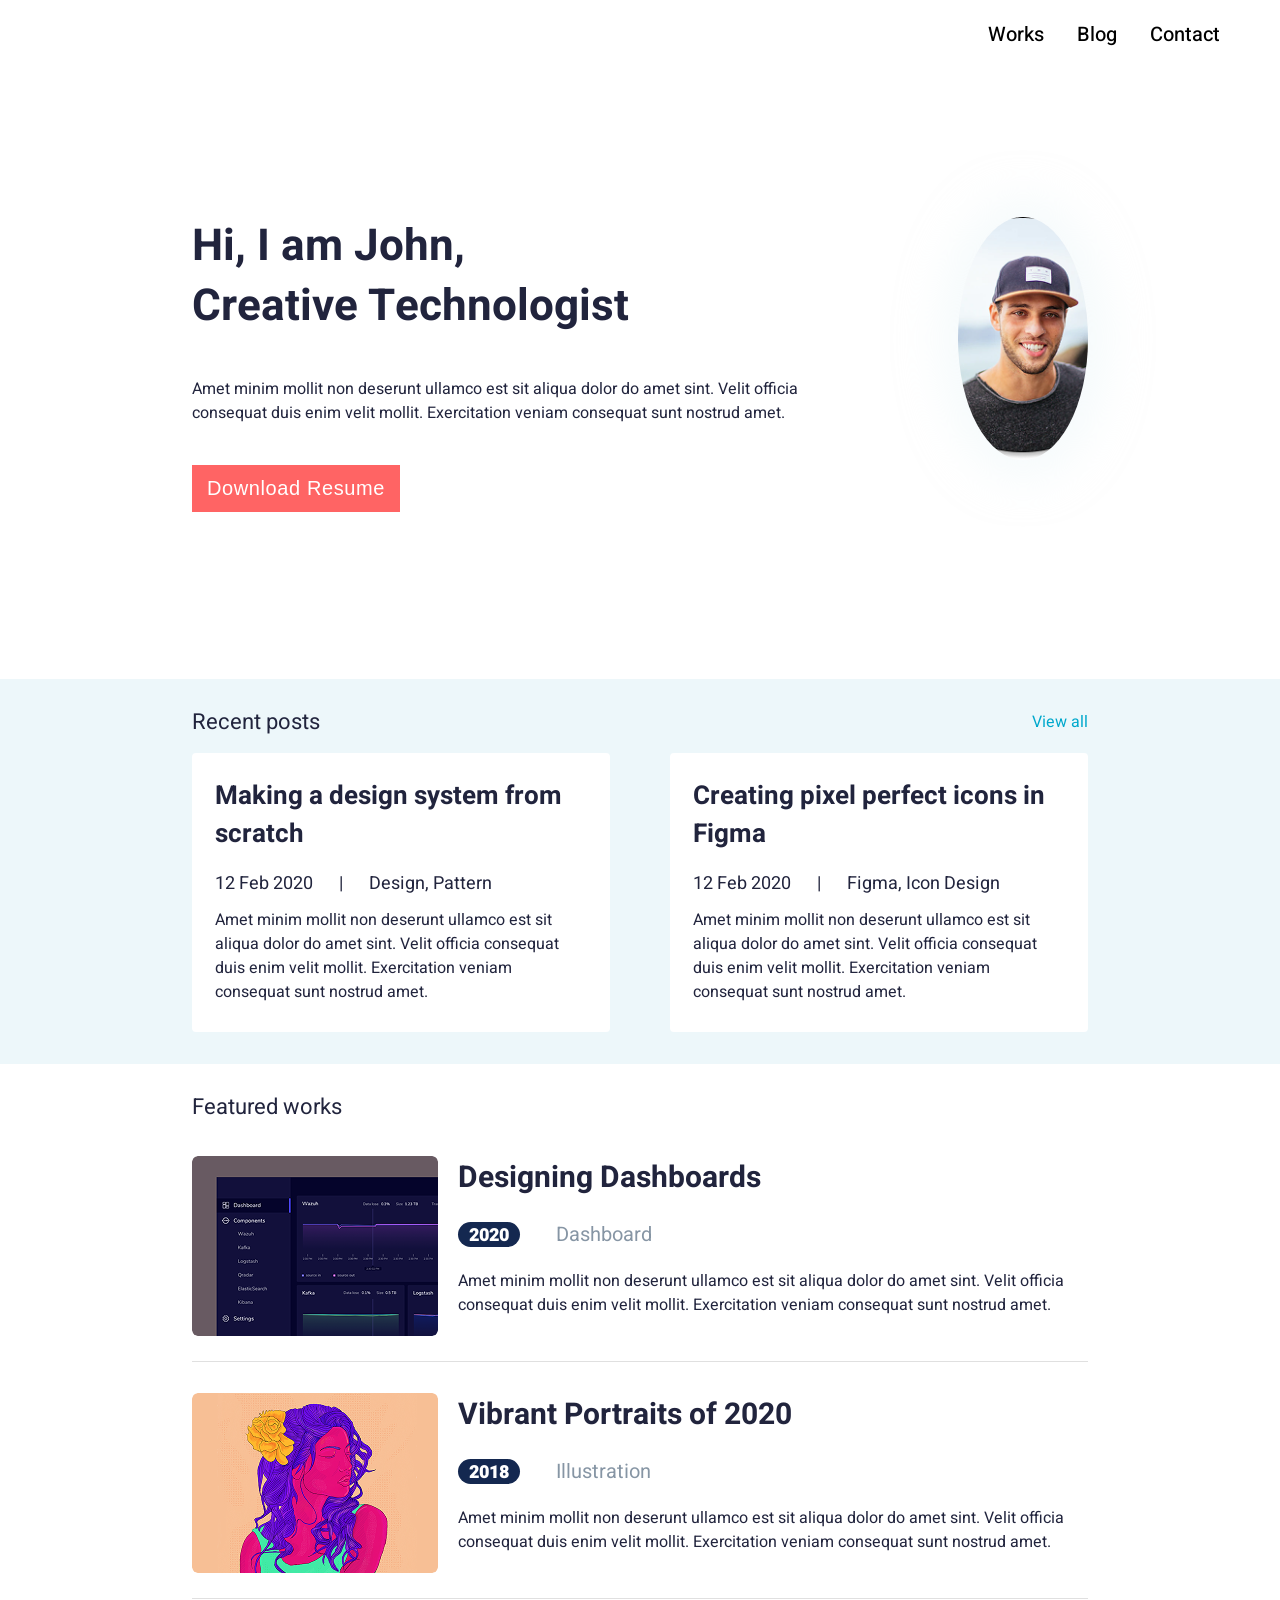
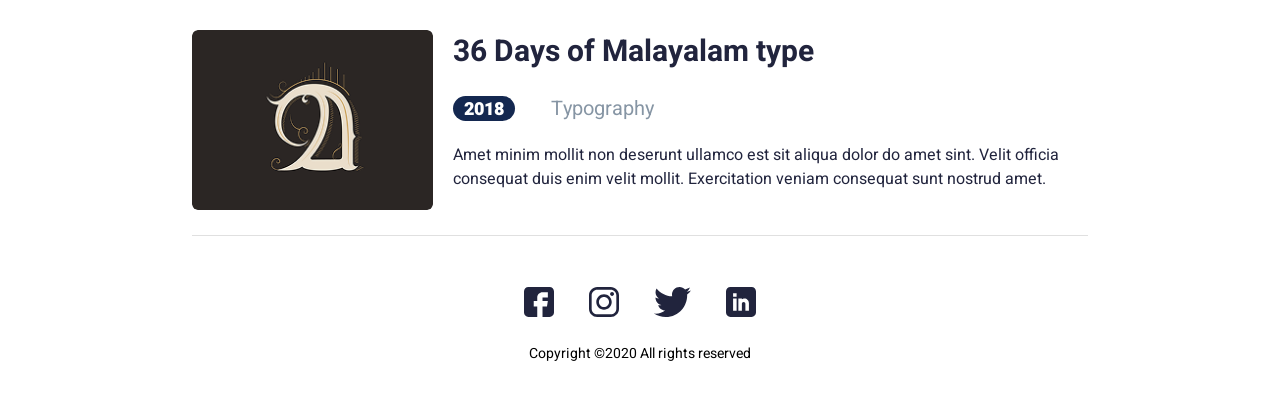
<file: index.html>
<html lang="es">
  <head>
    <meta charset="UTF-8" />
    <meta name="viewport" content="width=device-width, initial-scale=1.0" />
    <title>Landing Page</title>
    <link rel="preconnect" href="https://fonts.googleapis.com" />
    <link rel="preconnect" href="https://fonts.gstatic.com" crossorigin />
    <link
      href="https://fonts.googleapis.com/css2?family=Heebo:wght@100..900&display=swap"
      rel="stylesheet"
    />
    <link rel="stylesheet" href="style.css" />
  </head>
  <body>
    <header>
      <nav class="nav">
        <a href="pages/works.html">Works</a>
        <a href="pages/blog.html">Blog</a>
        <a href="#">Contact</a>
      </nav>
      <div class="hero container">
        <div class="hero-content">
          <div class="hero-content-left">
            <h1>
              Hi, I am John, <br />
              Creative Technologist
            </h1>
            <p>
              Amet minim mollit non deserunt ullamco est sit aliqua dolor do
              amet sint. Velit officia consequat duis enim velit mollit.
              Exercitation veniam consequat sunt nostrud amet.
            </p>
            <button>Download Resume</button>
          </div>
          <div class="hero-content-right">
            <img src="img/hero.png" alt="Hero Image" />
          </div>
        </div>
      </div>
    </header>
    <main>
      <section class="blog">
        <div class="container">
          <div class="blog-inf">
            <p>Recent posts</p>
            <a href="pages/blog.html">View all</a>
          </div>
          <div class="blog-cards">
            <div class="card">
              <h3 class="card-tittle">Making a design system from scratch</h3>
              <div class="card-info">
                <p>12 Feb 2020</p>
                <p>|</p>
                <p>Design, Pattern</p>
              </div>
              <p class="card-description">
                Amet minim mollit non deserunt ullamco est sit aliqua dolor do
                amet sint. Velit officia consequat duis enim velit mollit.
                Exercitation veniam consequat sunt nostrud amet.
              </p>
            </div>
            <div class="card">
              <h3 class="card-tittle">Creating pixel perfect icons in Figma</h3>
              <div class="card-info">
                <p>12 Feb 2020</p>
                <p>|</p>
                <p>Figma, Icon Design</p>
              </div>
              <p class="card-description">
                Amet minim mollit non deserunt ullamco est sit aliqua dolor do
                amet sint. Velit officia consequat duis enim velit mollit.
                Exercitation veniam consequat sunt nostrud amet.
              </p>
            </div>
          </div>
        </div>
      </section>
      <section>
        <div class="container">
          <p class="work-tittle">Featured works</p>
          <div class="works-cards">
            <div class="work-card">
              <img
                src="img/Rectangle_30.png"
                alt="First Work"
                class="work-card-img"
              />
              <div class="work-card-inf">
                <h3 class="work-card-tittle">Designing Dashboards</h3>
                <div class="work-card-date">
                  <span>2020</span>
                  <p>Dashboard</p>
                </div>
                <p class="work-card-description">
                  Amet minim mollit non deserunt ullamco est sit aliqua dolor do
                  amet sint. Velit officia consequat duis enim velit mollit.
                  Exercitation veniam consequat sunt nostrud amet.
                </p>
              </div>
            </div>
            <div class="work-card">
              <img
                src="img/Rectangle_32.png"
                alt="Second Work"
                class="work-card-img"
              />
              <div class="work-card-inf">
                <h3 class="work-card-tittle">Vibrant Portraits of 2020</h3>
                <div class="work-card-date">
                  <span>2018</span>
                  <p>Illustration</p>
                </div>
                <p class="work-card-description">
                  Amet minim mollit non deserunt ullamco est sit aliqua dolor do
                  amet sint. Velit officia consequat duis enim velit mollit.
                  Exercitation veniam consequat sunt nostrud amet.
                </p>
              </div>
            </div>
            <div class="work-card">
              <img
                src="img/Rectangle_34.png"
                alt="Thirty Work"
                class="work-card-img"
              />
              <div class="work-card-inf">
                <h3 class="work-card-tittle">36 Days of Malayalam type</h3>
                <div class="work-card-date">
                  <span>2018</span>
                  <p>Typography</p>
                </div>
                <p class="work-card-description">
                  Amet minim mollit non deserunt ullamco est sit aliqua dolor do
                  amet sint. Velit officia consequat duis enim velit mollit.
                  Exercitation veniam consequat sunt nostrud amet.
                </p>
              </div>
            </div>
          </div>
        </div>
      </section>
    </main>
    <footer>
      <div class="footer-icons">
        <a target="_blank" href="https://www.facebook.com"
          ><img src="img/fb.svg" alt="Facebook"
        /></a>
        <a target="_blank" href="https://www.instagram.com"
          ><img src="img/insta.svg" alt="Instagram"
        /></a>
        <a target="_blank" href="https://x.com/"
          ><img src="img/Group.svg" alt="Twitter/X"
        /></a>
        <a target="_blank" href="https://mx.linkedin.com"
          ><img src="img/Linkedin.svg" alt="Linkedin"
        /></a>
      </div>
      <p class="footer-text">Copyright ©2020 All rights reserved</p>
    </footer>
  </body>
</html>
</file>
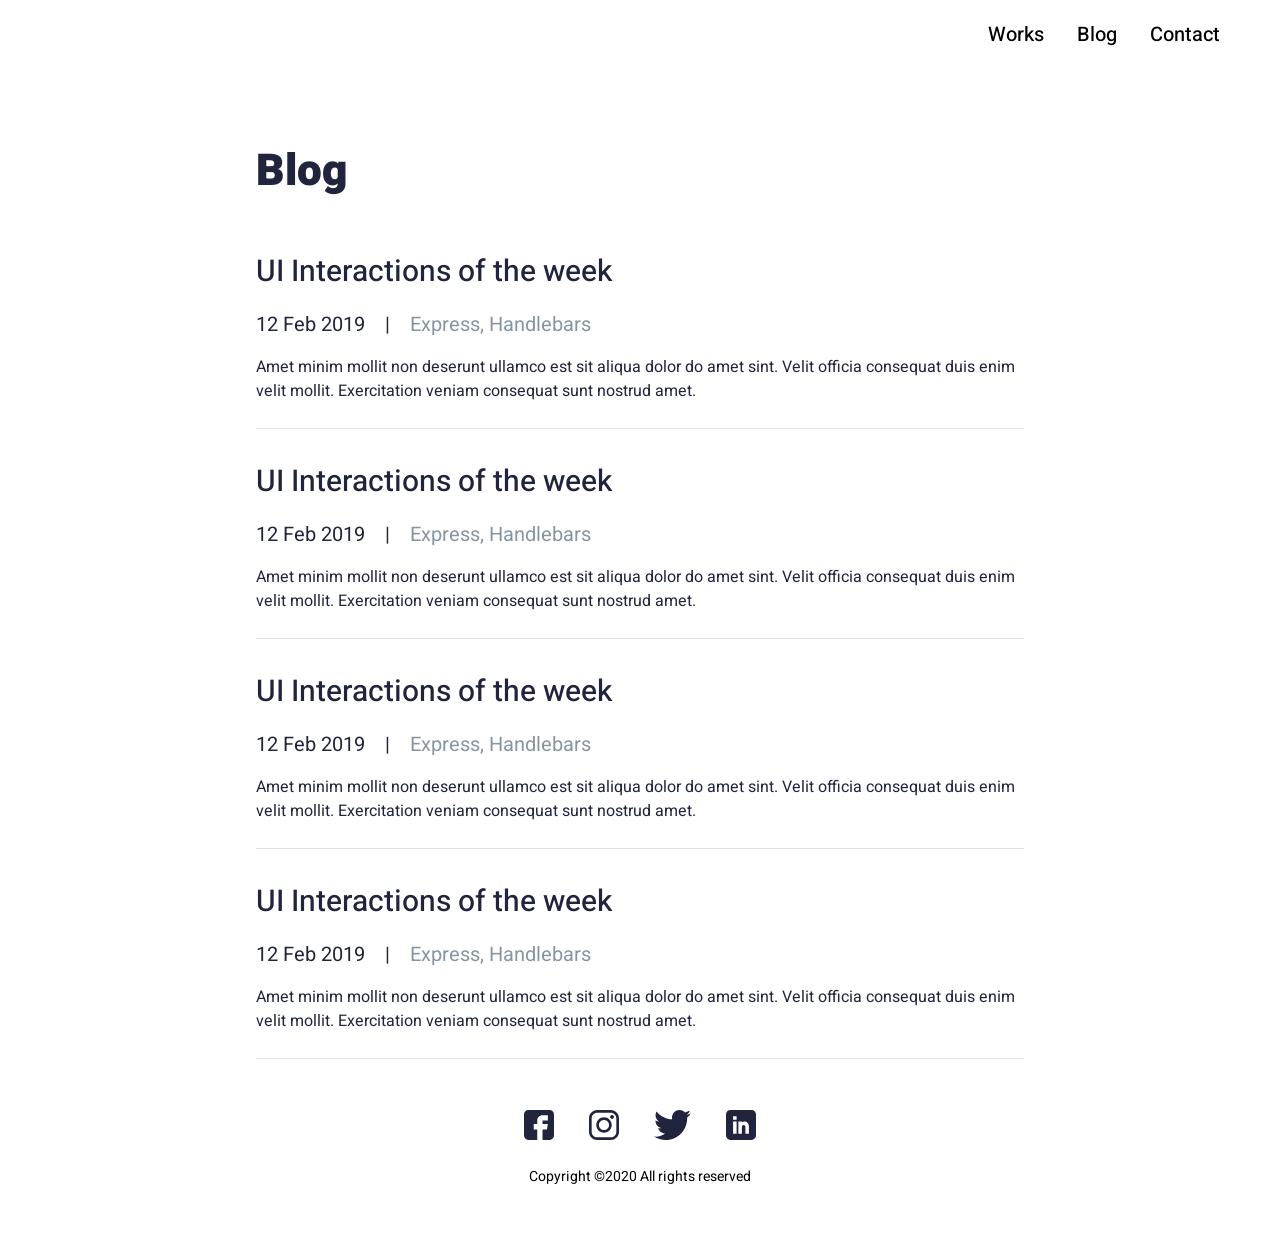
<file: pages/blog.html>
<html lang="en">
  <head>
    <meta charset="UTF-8" />
    <meta name="viewport" content="width=device-width, initial-scale=1.0" />
    <title>Landing Page</title>
    <link rel="preconnect" href="https://fonts.googleapis.com" />
    <link rel="preconnect" href="https://fonts.gstatic.com" crossorigin />
    <link
      href="https://fonts.googleapis.com/css2?family=Heebo:wght@100..900&display=swap"
      rel="stylesheet"
    />
    <link rel="stylesheet" href="../style.css" />
  </head>
  <body>
    <header>
      <nav class="nav">
        <a href="../pages/works.html">Works</a>
        <a href="../pages/blog.html">Blog</a>
        <a href="../index.html">Contact</a>
      </nav>
    </header>
    <main>
      <section class="container-page">
        <h2 class="tittle">Blog</h2>
        <div class="blog-cards-cards">
          <div class="blog-card-card">
            <div class="blog-card-inf">
              <h3 class="blog-card-tittle">UI Interactions of the week</h3>
              <div class="blog-card-date">
                <span>12 Feb 2019</span>
                <span>|</span>
                <p>Express, Handlebars</p>
              </div>
              <p class="blog-card-description">
                Amet minim mollit non deserunt ullamco est sit aliqua dolor do
                amet sint. Velit officia consequat duis enim velit mollit.
                Exercitation veniam consequat sunt nostrud amet.
              </p>
            </div>
          </div>
          <div class="blog-card-card">
            <div class="blog-card-inf">
              <h3 class="blog-card-tittle">UI Interactions of the week</h3>
              <div class="blog-card-date">
                <span>12 Feb 2019</span>
                <span>|</span>
                <p>Express, Handlebars</p>
              </div>
              <p class="blog-card-description">
                Amet minim mollit non deserunt ullamco est sit aliqua dolor do
                amet sint. Velit officia consequat duis enim velit mollit.
                Exercitation veniam consequat sunt nostrud amet.
              </p>
            </div>
          </div>
          <div class="blog-card-card">
            <div class="blog-card-inf">
              <h3 class="blog-card-tittle">UI Interactions of the week</h3>
              <div class="blog-card-date">
                <span>12 Feb 2019</span>
                <span>|</span>
                <p>Express, Handlebars</p>
              </div>
              <p class="blog-card-description">
                Amet minim mollit non deserunt ullamco est sit aliqua dolor do
                amet sint. Velit officia consequat duis enim velit mollit.
                Exercitation veniam consequat sunt nostrud amet.
              </p>
            </div>
          </div>
          <div class="blog-card-card">
            <div class="blog-card-inf">
              <h3 class="blog-card-tittle">UI Interactions of the week</h3>
              <div class="blog-card-date">
                <span>12 Feb 2019</span>
                <span>|</span>
                <p>Express, Handlebars</p>
              </div>
              <p class="blog-card-description">
                Amet minim mollit non deserunt ullamco est sit aliqua dolor do
                amet sint. Velit officia consequat duis enim velit mollit.
                Exercitation veniam consequat sunt nostrud amet.
              </p>
            </div>
          </div>
        </div>
      </div>
    </section>
    </main>
    <footer>
      <div class="footer-icons">
        <a target="_blank" href="https://www.facebook.com"
          ><img src="../img/fb.svg" alt="Facebook"
        /></a>
        <a target="_blank" href="https://www.instagram.com"
          ><img src="../img/insta.svg" alt="Instagram"
        /></a>
        <a target="_blank" href="https://x.com/"
          ><img src="../img/Group.svg" alt="Twitter/X"
        /></a>
        <a target="_blank" href="https://mx.linkedin.com"
          ><img src="../img/Linkedin.svg" alt="Linkedin"
        /></a>
      </div>
      <p class="footer-text">Copyright ©2020 All rights reserved</p>
    </footer>
  </body>
</html>
</file>
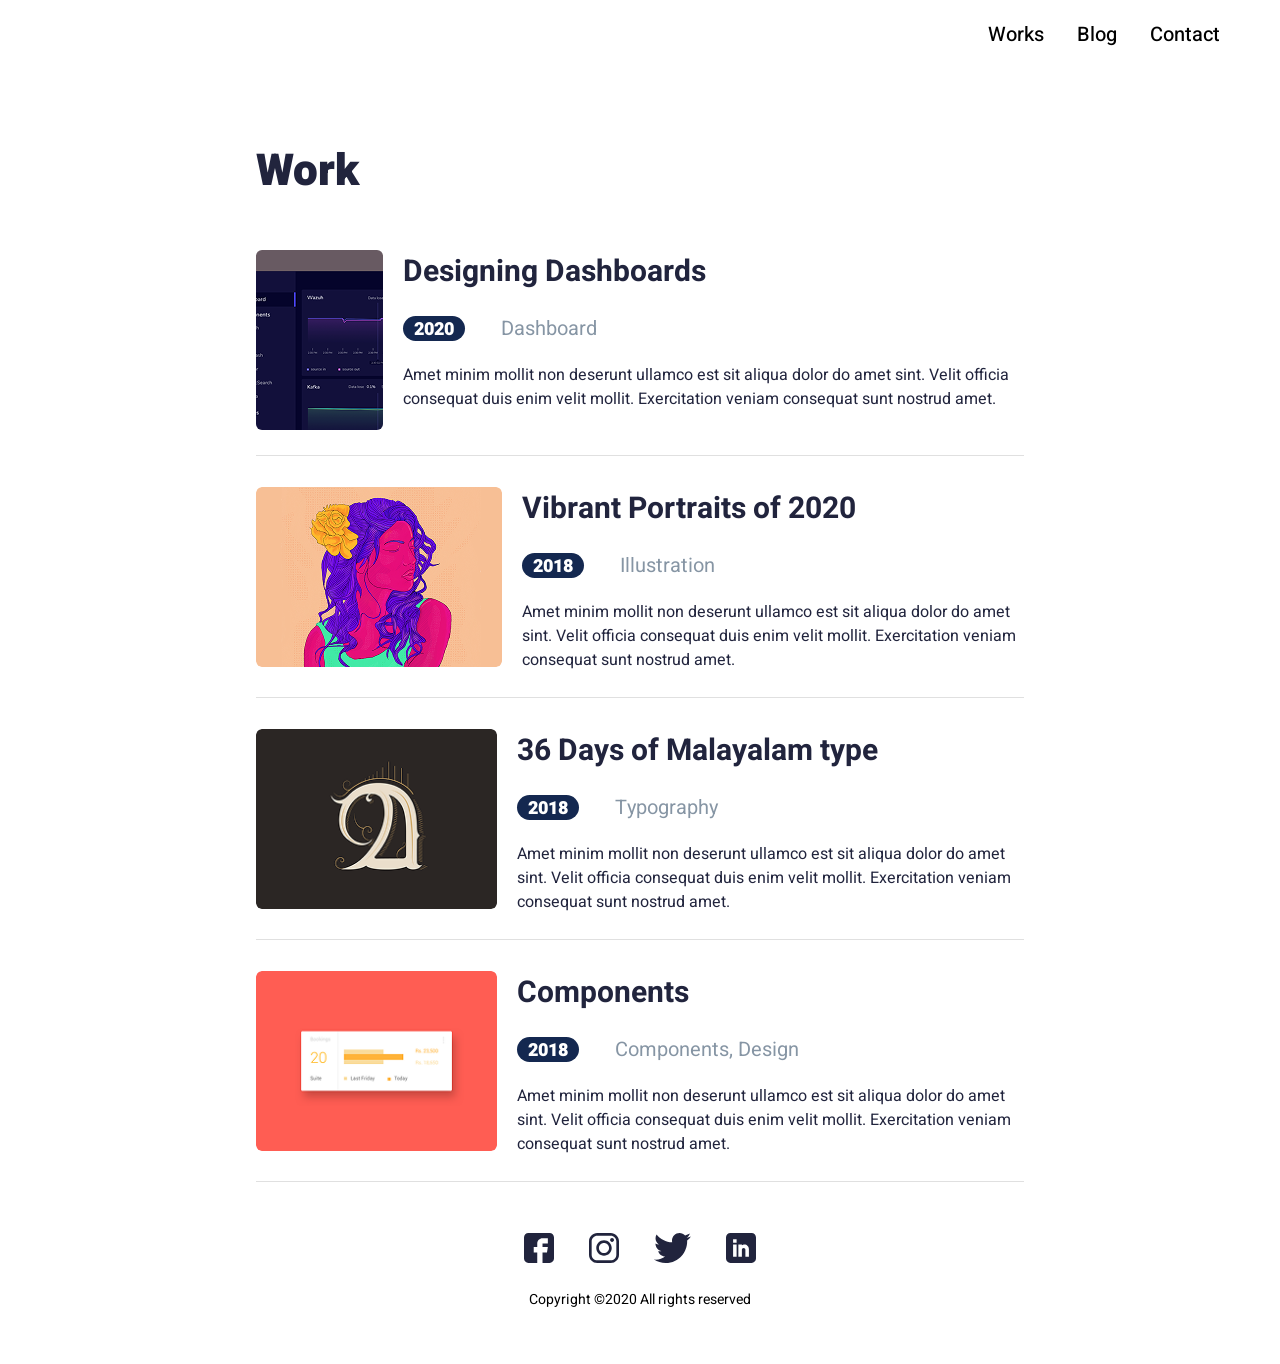
<file: pages/works.html>
<html lang="en">
  <head>
    <meta charset="UTF-8" />
    <meta name="viewport" content="width=device-width, initial-scale=1.0" />
    <title>Landing Page</title>
    <link rel="preconnect" href="https://fonts.googleapis.com" />
    <link rel="preconnect" href="https://fonts.gstatic.com" crossorigin />
    <link
      href="https://fonts.googleapis.com/css2?family=Heebo:wght@100..900&display=swap"
      rel="stylesheet"
    />
    <link rel="stylesheet" href="../style.css" />
  </head>
  <body>
    <header>
      <nav class="nav">
        <a href="../pages/works.html">Works</a>
        <a href="../pages/blog.html">Blog</a>
        <a href="../index.html">Contact</a>
      </nav>
    </header>
    <main>
      <section class="container-page">
          <h2 class="tittle">Work</h2>
          <div class="works-cards">
            <div class="work-card">
              <a href="../pages/works_details.html"><img
                src="../img/Rectangle_30.png"
                alt="First Work"
                class="work-card-img"
              /></a>
              <div class="work-card-inf">
                <a href="../pages/works_details.html"><h3 class="work-card-tittle">Designing Dashboards</h3></a>
                <div class="work-card-date">
                  <span>2020</span>
                  <p>Dashboard</p>
                </div>
                <p class="work-card-description">
                  Amet minim mollit non deserunt ullamco est sit aliqua dolor do
                  amet sint. Velit officia consequat duis enim velit mollit.
                  Exercitation veniam consequat sunt nostrud amet.
                </p>
              </div>
            </div>
            <div class="work-card">
              <img
                src="../img/Rectangle_32.png"
                alt="Second Work"
                class="work-card-img"
              />
              <div class="work-card-inf">
                <h3 class="work-card-tittle">Vibrant Portraits of 2020</h3>
                <div class="work-card-date">
                  <span>2018</span>
                  <p>Illustration</p>
                </div>
                <p class="work-card-description">
                  Amet minim mollit non deserunt ullamco est sit aliqua dolor do
                  amet sint. Velit officia consequat duis enim velit mollit.
                  Exercitation veniam consequat sunt nostrud amet.
                </p>
              </div>
            </div>
            <div class="work-card">
              <img
                src="../img/Rectangle_34.png"
                alt="Thirty Work"
                class="work-card-img"
              />
              <div class="work-card-inf">
                <h3 class="work-card-tittle">36 Days of Malayalam type</h3>
                <div class="work-card-date">
                  <span>2018</span>
                  <p>Typography</p>
                </div>
                <p class="work-card-description">
                  Amet minim mollit non deserunt ullamco est sit aliqua dolor do
                  amet sint. Velit officia consequat duis enim velit mollit.
                  Exercitation veniam consequat sunt nostrud amet.
                </p>
              </div>
            </div>
            <div class="work-card">
              <img
                src="../img/Rectangle_40.png"
                alt="First Work"
                class="work-card-img"
              />
              <div class="work-card-inf">
                <h3 class="work-card-tittle">Components</h3>
                <div class="work-card-date">
                  <span>2018</span>
                  <p>Components, Design</p>
                </div>
                <p class="work-card-description">
                  Amet minim mollit non deserunt ullamco est sit aliqua dolor do
                  amet sint. Velit officia consequat duis enim velit mollit.
                  Exercitation veniam consequat sunt nostrud amet.
                </p>
              </div>
            </div>
          </div>
        </div>
      </section>
    </main>
    <footer>
      <div class="footer-icons">
        <a target="_blank" href="https://www.facebook.com"
          ><img src="../img/fb.svg" alt="Facebook"
        /></a>
        <a target="_blank" href="https://www.instagram.com"
          ><img src="../img/insta.svg" alt="Instagram"
        /></a>
        <a target="_blank" href="https://x.com/"
          ><img src="../img/Group.svg" alt="Twitter/X"
        /></a>
        <a target="_blank" href="https://mx.linkedin.com"
          ><img src="../img/Linkedin.svg" alt="Linkedin"
        /></a>
      </div>
      <p class="footer-text">Copyright ©2020 All rights reserved</p>
    </footer>
  </body>
</html>
</file>
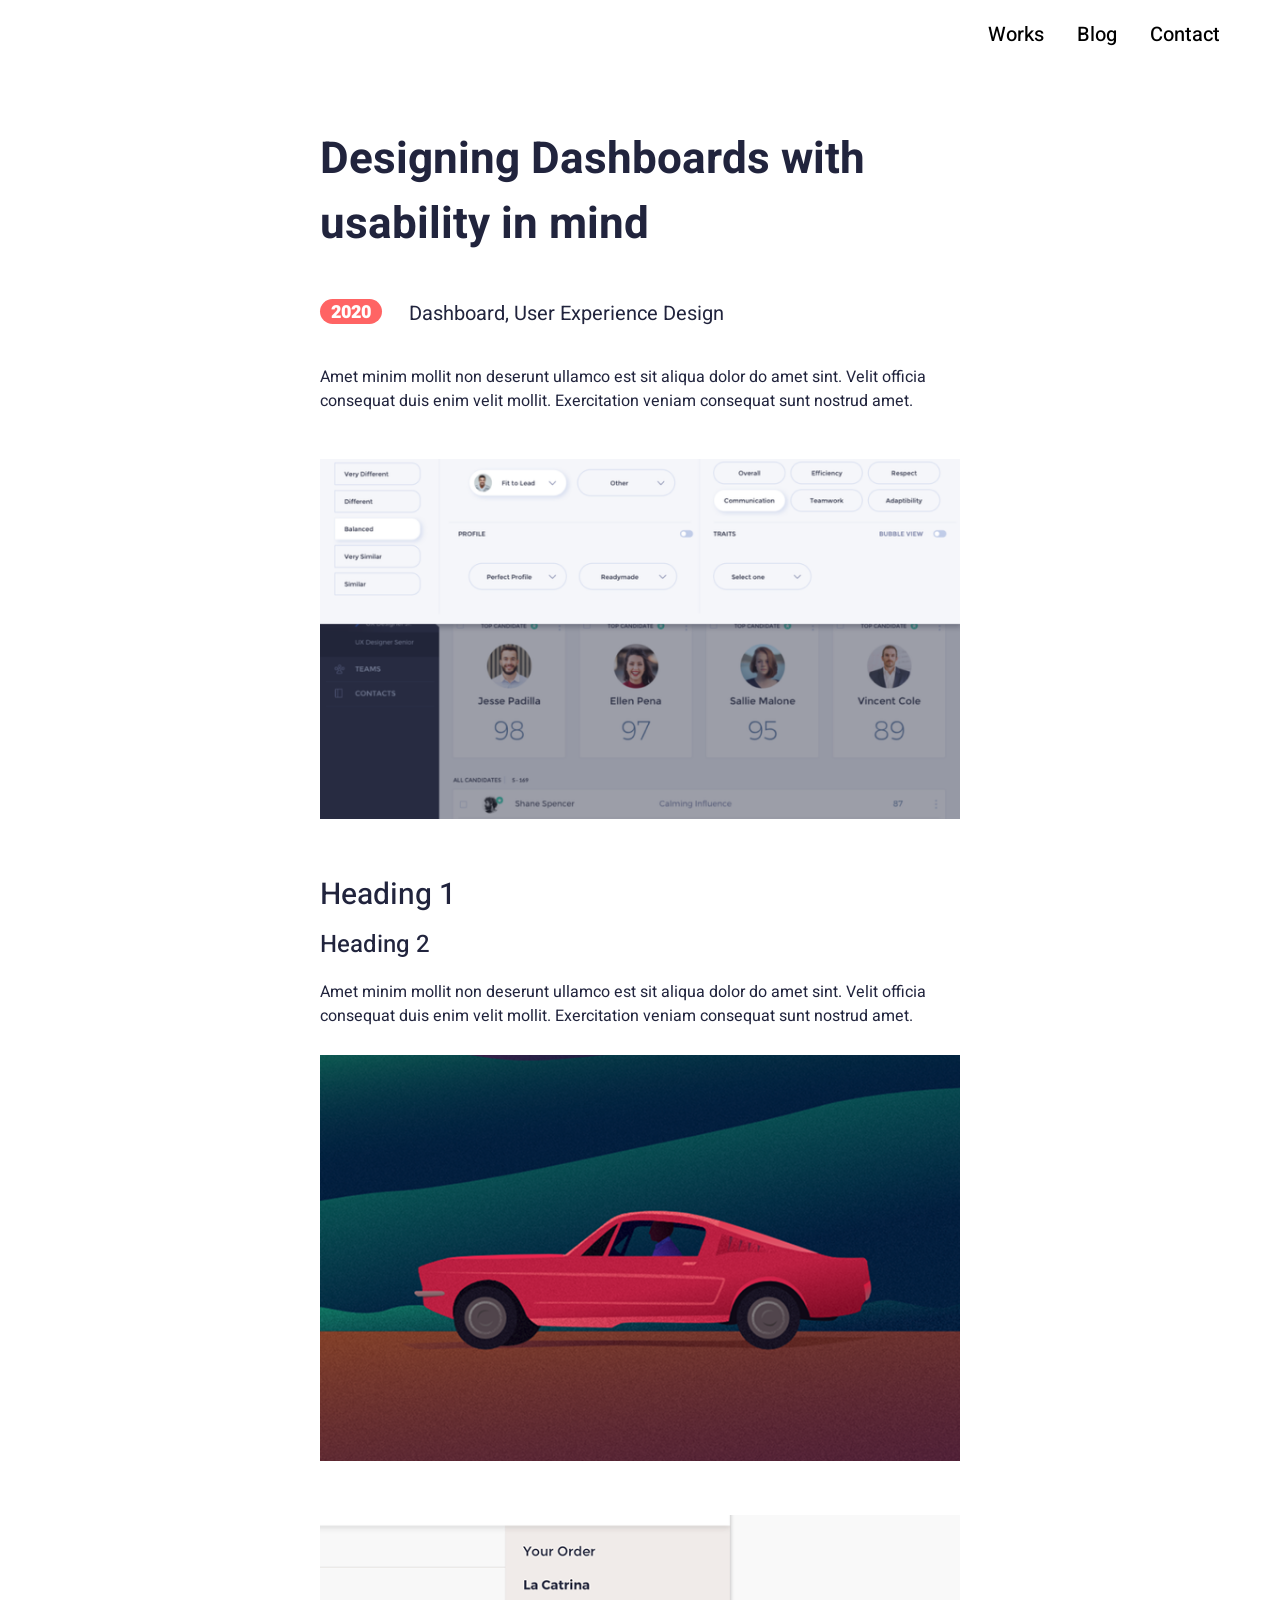
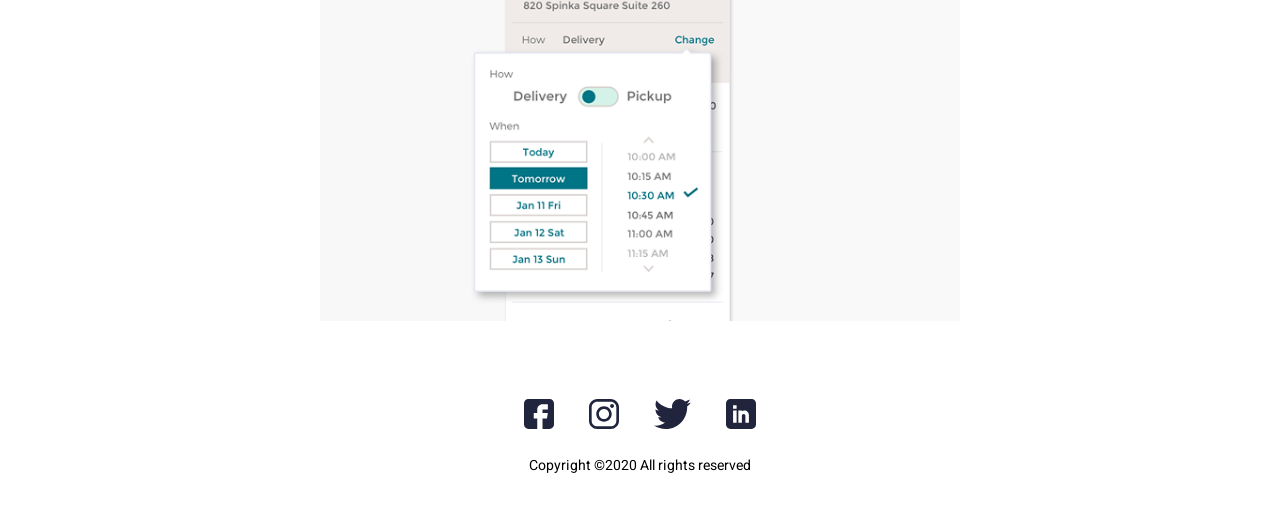
<file: pages/works_details.html>
<html lang="en">
  <head>
    <meta charset="UTF-8" />
    <meta name="viewport" content="width=device-width, initial-scale=1.0" />
    <title>Landing Page</title>
    <link rel="preconnect" href="https://fonts.googleapis.com" />
    <link rel="preconnect" href="https://fonts.gstatic.com" crossorigin />
    <link
      href="https://fonts.googleapis.com/css2?family=Heebo:wght@100..900&display=swap"
      rel="stylesheet"
    />
    <link rel="stylesheet" href="../style.css" />
  </head>
  <body>
    <header>
      <nav class="nav">
        <a href="../pages/works.html">Works</a>
        <a href="../pages/blog.html">Blog</a>
        <a href="../index.html">Contact</a>
      </nav>
    </header>
    <main>
      <section class="container-page-details">
        <h3 class="work-details-tittle">Designing Dashboards with <br> usability in mind</h3>
        <div class="work-details-date">
          <span>2020</span>
          <p>Dashboard, User Experience Design</p>
        </div>
        <p class="work-details-description">Amet minim mollit non deserunt ullamco est sit aliqua dolor do amet sint. Velit officia consequat duis enim velit mollit. Exercitation veniam consequat sunt nostrud amet.</p>
        <img class="work-details-img" src="../img/Rectangle_4.png" alt="First Worker">
        <p class="heading-1">Heading 1</p>
        <p class="heading-2">Heading 2</p>
        <p class="work-details-description">Amet minim mollit non deserunt ullamco est sit aliqua dolor do amet sint. Velit officia consequat duis enim velit mollit. Exercitation veniam consequat sunt nostrud amet.</p>
        <img class="work-details-img-two" src="../img/Rectangle_5.png" alt="Second Worker">
        <img class="work-details-img-two" src="../img/Rectangle_6.png" alt="Second Worker">
      </section>
    </main>
    <footer>
      <div class="footer-icons">
        <a target="_blank" href="https://www.facebook.com"
          ><img src="../img/fb.svg" alt="Facebook"
        /></a>
        <a target="_blank" href="https://www.instagram.com"
          ><img src="../img/insta.svg" alt="Instagram"
        /></a>
        <a target="_blank" href="https://x.com/"
          ><img src="../img/Group.svg" alt="Twitter/X"
        /></a>
        <a target="_blank" href="https://mx.linkedin.com"
          ><img src="../img/Linkedin.svg" alt="Linkedin"
        /></a>
      </div>
      <p class="footer-text">Copyright ©2020 All rights reserved</p>
    </footer>
  </body>
</html>
</file>
<file: style.css>
html {
  box-sizing: border-box;
}
*,
*:before,
*:after {
  box-sizing: inherit;
  padding: 0;
  margin: 0;
}

body {
  font-family: "Heebo", sans-serif;
}

a {
  text-decoration: none;
}

img {
  max-width: 100%;
}

.container {
  width: 70%;
  max-width: 1200px;
  margin: 0 auto;
}

.container-page {
  width: 60%;
  margin: 0 auto;
}

.container-page-details {
  width: 50%;
  margin: 0 auto;
}

/* Menu */

.nav {
  display: flex;
  flex-direction: row;
  justify-content: end;
  align-items: center;
  gap: 33px;
  padding: 20px 60px 0 0;
}

.nav a {
  text-decoration: none;
  color: #000000;
  font-size: 20px;
  font-weight: 500;
}

.nav a:hover {
  color: #FF6464;
}

/* Hero */

.hero {
  display: flex;
  flex-direction: column;
  justify-content: center;
  align-items: center;
  height: 70vh;
}

.hero-content {
  display: flex;
  flex-direction: row;
  justify-content: center;
  align-items: start;
  gap: 120px;
}

.hero-content-left {
  display: flex;
  flex-direction: column;
  justify-content: center;
  align-items: start;
  gap: 40px;
}

.hero-content-left h1 {
  font-size: 44px;
  font-weight: 700;
  line-height: 60px;
  color: #21243D;
}

.hero-content-left p {
  font-size: 16px;
  line-height: 24px;
  font-weight: 400;
  color: #21243D;
}

.hero-content-left button {
  width: 208px;
  height: 47px;
  font-size: 20px;
  line-height: 24px;
  letter-spacing: 0.03em;
  font-weight: 500;
  background-color: #ff6464;
  color: #ffffff;
  border: none;
  cursor: pointer;
  transition: all 0.3s ease;
}

.hero-content-left button:hover {
  background-color: #ff5151;
  transform: scale(1.05);
}

.hero-content-right img {
  width: 243px;
  height: 243px;
  object-fit: cover;
  border-radius: 50%;
  box-shadow: 0 0 40px 20px rgba(237, 247, 250, 0.5);
}

/* Blog */

.blog {
    width: 100%;
    background-color: #EDF7FA;
}

.blog-inf {
    display: flex;
    flex-direction: row;
    justify-content: space-between;
    align-items: center;
    padding-top: 27px;
    padding-bottom: 15px;
}

.blog-inf p {
    font-size: 22px;
    font-weight: 400;
    color: #21243D;
}

.blog-inf a {
    font-size: 16px;
    font-weight: 400;
    color: #00A8CC;
    text-decoration: none;
}

.blog-cards {
    display: flex;
    flex-direction: row;
    justify-content: space-between;
    align-items: center;
    gap: 20px;
    padding-bottom: 32px;
}

.card {
    width: 418px;
    background-color: #ffffff;
    border-radius: 4px;
}

.card-tittle {
    font-size: 26px;
    font-weight: 700;
    color: #21243D;
    padding: 24px 21px 17px 23px ;
}

.card-info {
    display: flex;
    padding-left: 23px;
    gap: 26px;
}

.card-info p {
    font-size: 18px;
    font-weight: 400;
    color: #21243D;
}

.card-description {
    font-size: 16px;
    font-weight: 400;
    padding: 11px 48px 28px 23px;
    color: #21243D;
}

/* Blog Page Two */

.blog-cards-cards {
  display: flex;
  flex-direction: column;
  gap: 31px;
}

.blog-card-card {
  display: flex;
  flex-direction: row;
  gap: 20px;
  padding-bottom: 25px;
  border-bottom: 1px solid #E0E0E0;
}

.blog-card-inf {
  display: flex;
  flex-direction: column;
  gap: 16px;
}

.blog-card-tittle {
  font-size: 30px;
  font-weight: 500;
  color: #21243D;
}

.blog-card-date {
  display: flex;
  align-items: center;
  gap: 20px;
}

.blog-card-date span {
  font-size: 20px;
  font-weight: 400;
  color: #21243D;
}

.blog-card-date p {
  font-size: 20px;
  font: 400;
  color: #8695A4;
}

.blog-card-description {
  font-size: 16px;
  font-weight: 400;
  color: #21243D;
}

/* Work */

.tittle {
  font-size: 44px;
  font-weight: 900;
  color: #21243D;
  padding-top: 90px;
  padding-bottom: 46px;
}

.work-tittle {
  font-size: 22px;
  font-weight: 400;
  color: #21243D;
  padding-top: 27px;
  padding-bottom: 33px;
}

.works-cards {
  display: flex;
  flex-direction: column;
  gap: 31px;
}

.work-card {
  display: flex;
  flex-direction: row;
  gap: 20px;
  padding-bottom: 25px;
  border-bottom: 1px solid #E0E0E0;
}

.work-card-img {
  width: 246px;
  height: 180px;
  object-fit: cover;
  border-radius: 6px;
}

.work-card-inf {
  display: flex;
  flex-direction: column;
  gap: 20px;
}

.work-card-tittle {
  font-size: 30px;
  font-weight: 700;
  color: #21243D;
}

.work-card-date {
  display: flex;
  align-items: center;
  gap: 36px;
}

.work-card-date span {
  width: 62px;
  height: 25px;
  background-color: #142850;
  color: #ffffff;
  font-weight: 900;
  font-size: 18px;
  text-align: center;
  border-radius: 16px;
}

.work-card-date p {
  font-size: 20px;
  font-weight: 400;
  color: #8695A4;
}

.work-card-description {
  font-size: 16px;
  font-weight: 400;
  color: #21243D;
}

/* Work Deatils */

.work-details-tittle {
  font-size: 44px;
  font-weight: 700;
  color: #21243D;
  padding-top: 78px;
}

.work-details-date {
  display: flex;
  gap: 27px;
  padding: 42px 0 37px 0;
}

.work-details-date span {
  width: 62px;
  height: 25px;
  background-color: #FF6464;
  color: #ffffff;
  font-weight: 900;
  font-size: 18px;
  text-align: center;
  border-radius: 16px;
}

.work-details-date p {
  font-size: 20px;
  font-weight: 400;
  color: #21243D;
}

.work-details-description {
  font-size: 16px;
  font-weight: 400;
  color: #21243D;
}

.work-details-img {
  width: 681px;
  height: 460px;
  object-fit: cover;
  padding-top: 46px;
  padding-bottom: 54px;
}

.heading-1 {
  font-size: 30px;
  font-weight: 500;
  color: #21243D;
  padding-bottom: 10px;
}

.heading-2 {
  font-size: 24px;
  font-weight: 500;
  color: #21243D;
  padding-bottom: 18px;
}

.work-details-img-two {
  width: 681px;
  height: 460px;
  object-fit: cover;
  padding-top: 30px;
}

.work-details-img-two {
  width: 681px;
  height: 460px;
  object-fit: cover;
  padding-top: 27px;
  padding-bottom: 27px;
}

/* Footer */

.footer-icons {
  text-align: center;
  display: flex;
  justify-content: center;
  align-items: center;
  gap: 35px;
  padding-top: 51px;
}

.footer-text {
  text-align: center;
  font-size: 14px;
  font-weight: 400;
  margin-top: 26px;
  padding-bottom: 54px;
}

/* Version Mobile */

@media (max-width: 480px) {
  .container{
    width: 90%;
    margin: 0 auto;
  }

  .container-page {
    width: 80%;
    margin: 0 auto;
  }
  
  .container-page-details {
    width: 80%;
    margin: 0 auto;
  }

  /* Menu */

  .nav {
    width: 375px;
    height: 50px;
    background-image: url(img/Mobile-Header.svg);
    padding-bottom: 34px;
  }

  .nav a {
    display: none;
    overflow: hidden;
  }

  /* Hero */

  .hero {
    padding-top: 34px;
    padding-bottom: 59px;
    height: 80%;
  }

  .hero-content {
    flex-direction: column-reverse;
    align-items: center;
    text-align: center;
    gap: 0;
  }

  .hero-content-left {
    align-items: center;
  }

  .hero-content-left h1 {
    font-size: 32px;
    font-weight: 700;
    padding-top: 34px;
    width: 312px;
  }

  .hero-content-right img {
    width: 174.38px;
    height: 180px;
  }

  /* Blog */

  .blog-inf {
    display: block;
    text-align: center;
  }

  .blog-inf p {
    font-size: 18px;
  }
  
  .blog-inf a {
    display: none;
  }

  .blog-cards {
    flex-direction: column;
  }

  .card {
    width: 354px;
  }

  .card h3 {
    font-size: 22px;
    font-weight: 700;
  }

  .card-info p {
    font-size: 16px;
  }

  /* Works */

  .work-tittle {
    font-size: 18px;
    text-align: center;
  }

  .work-card {
    flex-direction: column;
  }

  .work-card img {
    width: 339px;
    height: 230px;
  }

  .work-card-tittle {
    font-size: 24px;
  }

  .work-card-date span, p {
    font-size: 16px;
  }

  .work-card-description {
    font-size: 16px;
  }
}
</file>
